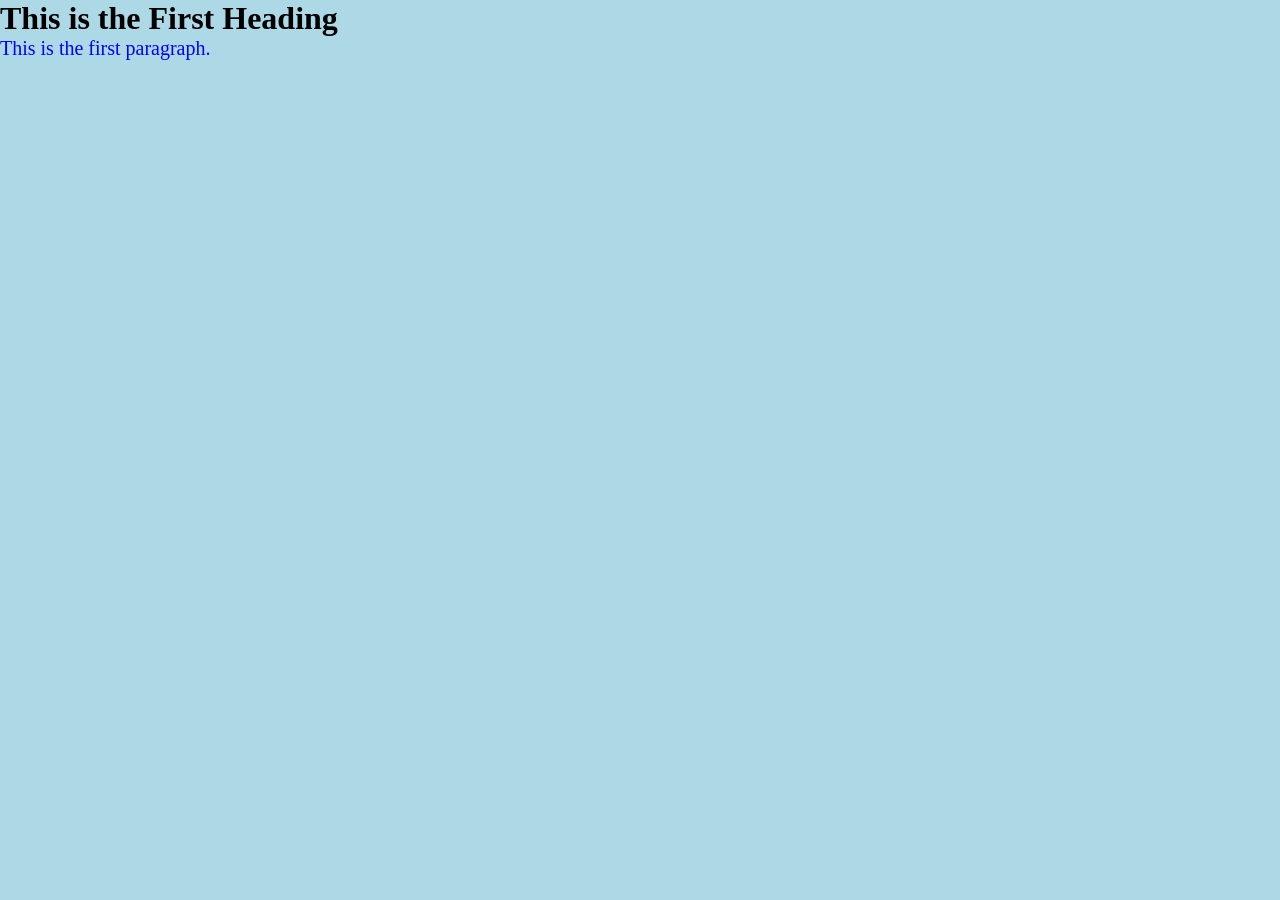
<file: Index.html>
<!DOCTYPE html>
<html lang="en">
<head>
    <meta charset="UTF-8">
    <meta name="viewport" content="width=device-width, initial-scale=1.0">
    <title>Document</title>
    <link rel="stylesheet" href="style.css">
</head>
<body>
    <h1>This is the First Heading</h1>
    <p>This is the first paragraph.</p>
</body>
</html>
</file>
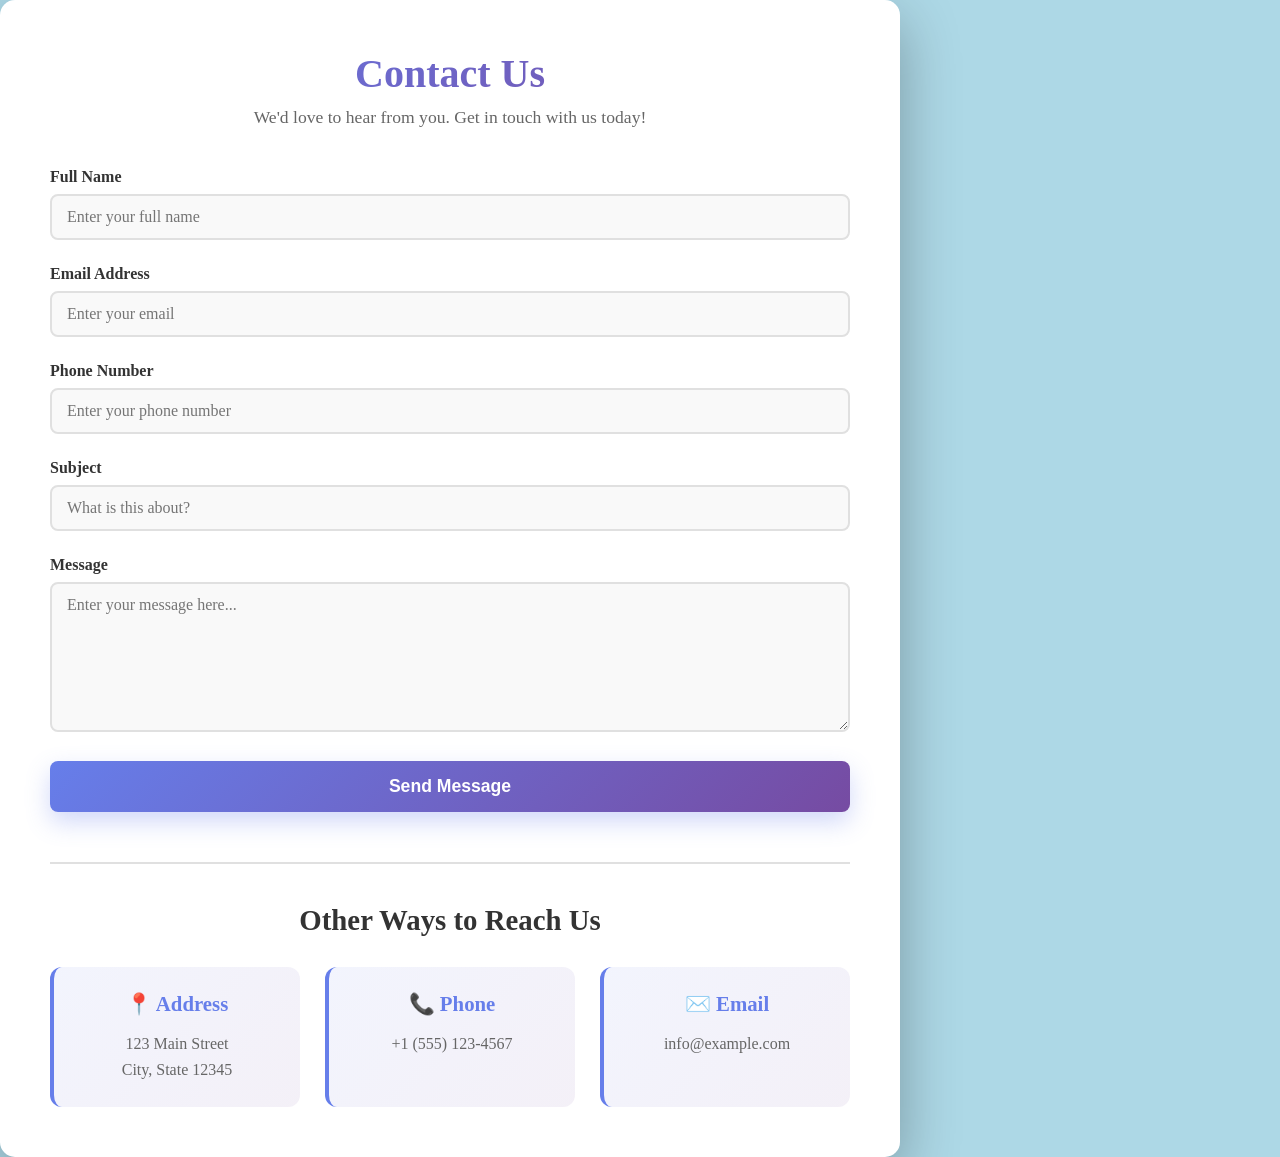
<file: contact.html>
<!DOCTYPE html>
<html lang="en">
<head>
    <meta charset="UTF-8">
    <meta name="viewport" content="width=device-width, initial-scale=1.0">
    <title>Contact Us</title>
    <link rel="stylesheet" href="style.css">
</head>
<body>
    <div class="container">
        <div class="contact-wrapper">
            <h1>Contact Us</h1>
            <p class="subtitle">We'd love to hear from you. Get in touch with us today!</p>

            <form class="contact-form">
                <div class="form-group">
                    <label for="name">Full Name</label>
                    <input type="text" id="name" name="name" required placeholder="Enter your full name">
                </div>

                <div class="form-group">
                    <label for="email">Email Address</label>
                    <input type="email" id="email" name="email" required placeholder="Enter your email">
                </div>

                <div class="form-group">
                    <label for="phone">Phone Number</label>
                    <input type="tel" id="phone" name="phone" placeholder="Enter your phone number">
                </div>

                <div class="form-group">
                    <label for="subject">Subject</label>
                    <input type="text" id="subject" name="subject" required placeholder="What is this about?">
                </div>

                <div class="form-group">
                    <label for="message">Message</label>
                    <textarea id="message" name="message" rows="6" required placeholder="Enter your message here..."></textarea>
                </div>

                <button type="submit" class="submit-btn">Send Message</button>
            </form>

            <div class="contact-info">
                <h2>Other Ways to Reach Us</h2>
                <div class="info-cards">
                    <div class="info-card">
                        <h3>📍 Address</h3>
                        <p>123 Main Street<br>City, State 12345</p>
                    </div>
                    <div class="info-card">
                        <h3>📞 Phone</h3>
                        <p>+1 (555) 123-4567</p>
                    </div>
                    <div class="info-card">
                        <h3>✉️ Email</h3>
                        <p>info@example.com</p>
                    </div>
                </div>
            </div>
        </div>
    </div>
</body>
</html>
</file>
<file: style.css>
body {
    background-color: lightblue;
    font-family: roboto;
}
p {
    font-family: verdana;
    font-size: 20px;
    color: blue;

}

/* Contact Us Page Styles */
* {
    margin: 0;
    padding: 0;
    box-sizing: border-box;
}

body.contact-page {
    font-family: 'Segoe UI', Tahoma, Geneva, Verdana, sans-serif;
    background: linear-gradient(135deg, #667eea 0%, #764ba2 100%);
    min-height: 100vh;
    display: flex;
    justify-content: center;
    align-items: center;
    padding: 20px;
}

.container {
    width: 100%;
    max-width: 900px;
}

.contact-wrapper {
    background: white;
    border-radius: 15px;
    box-shadow: 0 20px 60px rgba(0, 0, 0, 0.3);
    padding: 50px;
    animation: slideIn 0.6s ease-out;
}

@keyframes slideIn {
    from {
        opacity: 0;
        transform: translateY(30px);
    }
    to {
        opacity: 1;
        transform: translateY(0);
    }
}

.contact-wrapper h1 {
    color: #333;
    text-align: center;
    font-size: 2.5em;
    margin-bottom: 10px;
    background: linear-gradient(135deg, #667eea 0%, #764ba2 100%);
    -webkit-background-clip: text;
    -webkit-text-fill-color: transparent;
    background-clip: text;
}

.subtitle {
    text-align: center;
    color: #666;
    font-size: 1.1em;
    margin-bottom: 40px;
}

.contact-form {
    margin-bottom: 50px;
}

.form-group {
    margin-bottom: 25px;
}

.contact-form label {
    display: block;
    margin-bottom: 8px;
    color: #333;
    font-weight: 600;
    font-size: 1em;
}

input[type="text"],
input[type="email"],
input[type="tel"],
textarea {
    width: 100%;
    padding: 12px 15px;
    border: 2px solid #e0e0e0;
    border-radius: 8px;
    font-size: 1em;
    font-family: inherit;
    transition: all 0.3s ease;
    background-color: #f9f9f9;
}

input[type="text"]:focus,
input[type="email"]:focus,
input[type="tel"]:focus,
textarea:focus {
    outline: none;
    border-color: #667eea;
    background-color: white;
    box-shadow: 0 0 0 3px rgba(102, 126, 234, 0.1);
}

textarea {
    resize: vertical;
    min-height: 150px;
}

.submit-btn {
    width: 100%;
    padding: 15px;
    background: linear-gradient(135deg, #667eea 0%, #764ba2 100%);
    color: white;
    border: none;
    border-radius: 8px;
    font-size: 1.1em;
    font-weight: 600;
    cursor: pointer;
    transition: all 0.3s ease;
    box-shadow: 0 10px 25px rgba(102, 126, 234, 0.3);
}

.submit-btn:hover {
    transform: translateY(-2px);
    box-shadow: 0 15px 35px rgba(102, 126, 234, 0.4);
}

.submit-btn:active {
    transform: translateY(0);
}

.contact-info {
    border-top: 2px solid #e0e0e0;
    padding-top: 40px;
}

.contact-info h2 {
    color: #333;
    text-align: center;
    margin-bottom: 30px;
    font-size: 1.8em;
}

.info-cards {
    display: grid;
    grid-template-columns: repeat(auto-fit, minmax(250px, 1fr));
    gap: 25px;
}

.info-card {
    background: linear-gradient(135deg, #667eea15 0%, #764ba215 100%);
    padding: 25px;
    border-radius: 12px;
    border-left: 4px solid #667eea;
    transition: all 0.3s ease;
    text-align: center;
}

.info-card:hover {
    transform: translateY(-5px);
    box-shadow: 0 10px 25px rgba(102, 126, 234, 0.15);
    border-left-color: #764ba2;
}

.info-card h3 {
    color: #667eea;
    margin-bottom: 15px;
    font-size: 1.3em;
}

.info-card p {
    color: #666;
    font-size: 1em;
    line-height: 1.6;
}

/* Responsive Design */
@media (max-width: 768px) {
    .contact-wrapper {
        padding: 30px;
    }

    .contact-wrapper h1 {
        font-size: 2em;
    }

    .subtitle {
        font-size: 1em;
    }

    .info-cards {
        grid-template-columns: 1fr;
    }

    .contact-info h2 {
        font-size: 1.5em;
    }
}

@media (max-width: 480px) {
    .contact-wrapper {
        padding: 20px;
    }

    .contact-wrapper h1 {
        font-size: 1.5em;
    }

    .submit-btn {
        padding: 12px;
        font-size: 1em;
    }
}
</file>
